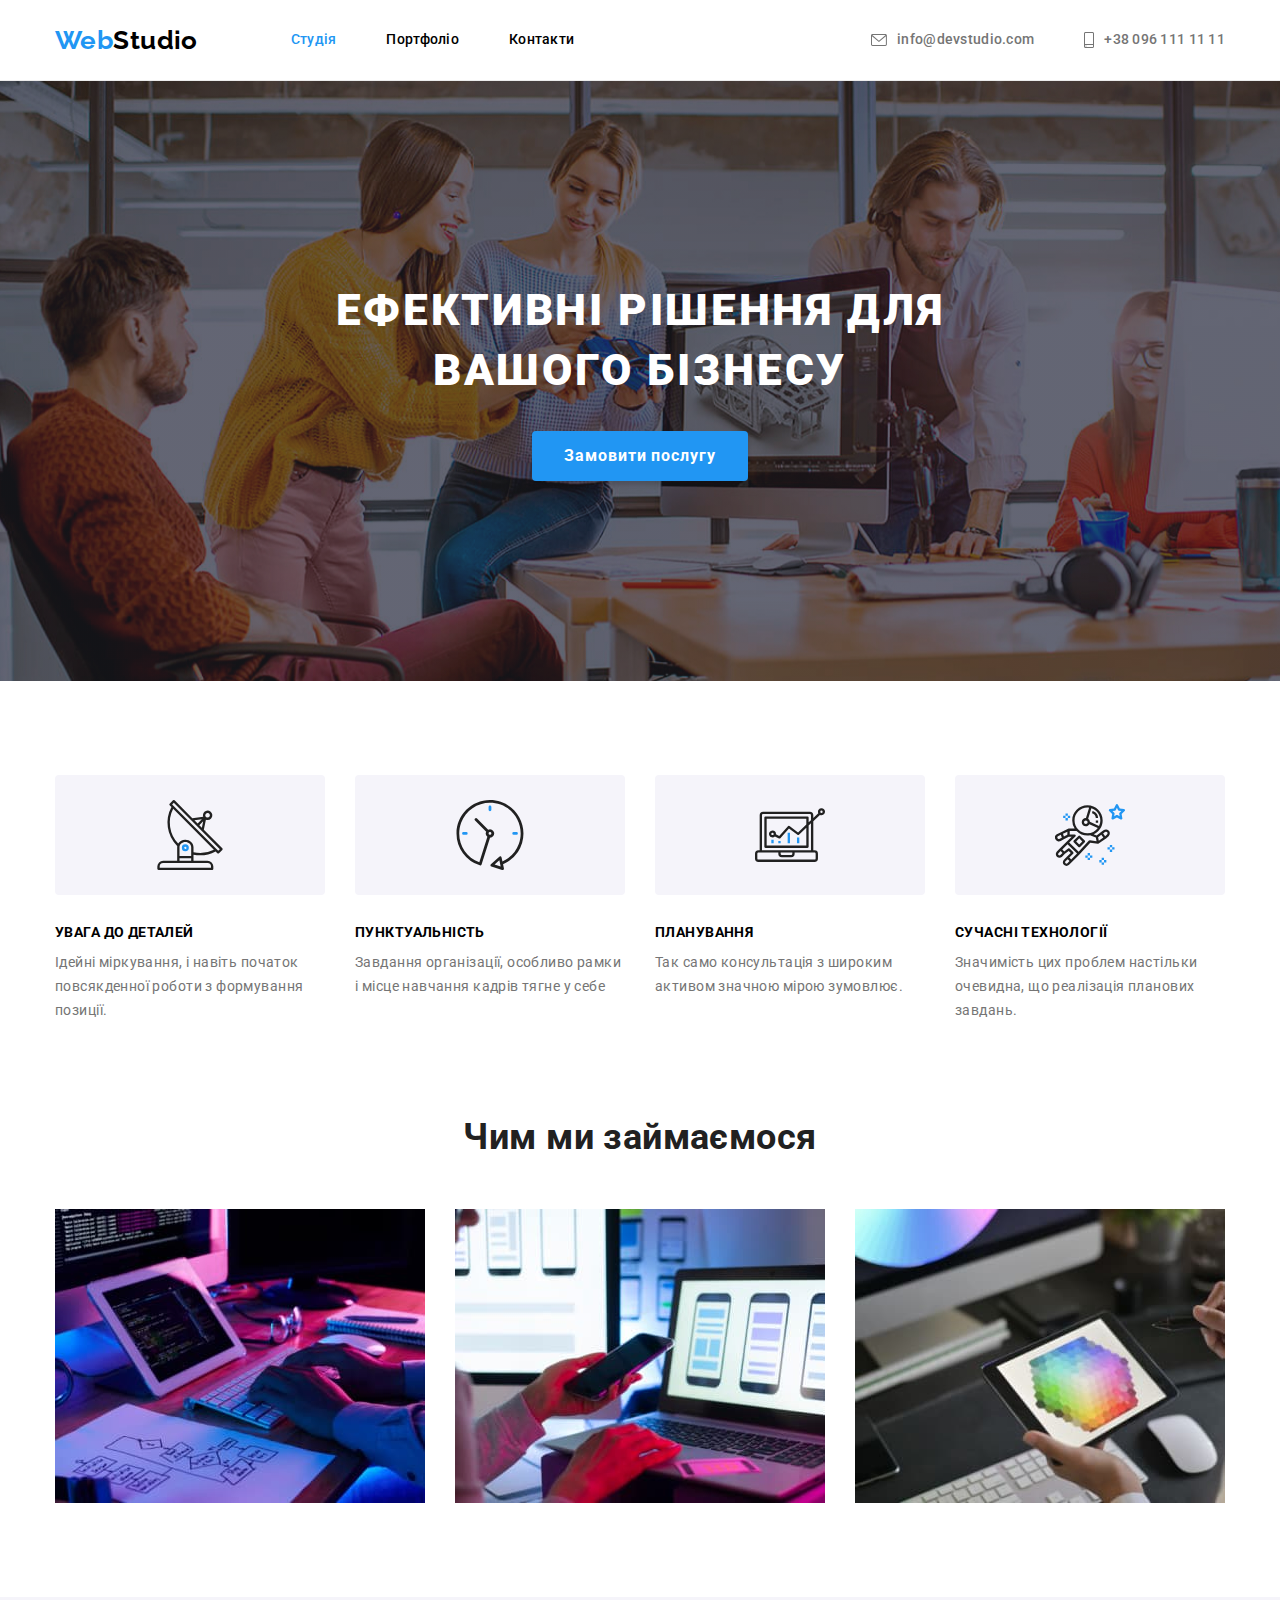
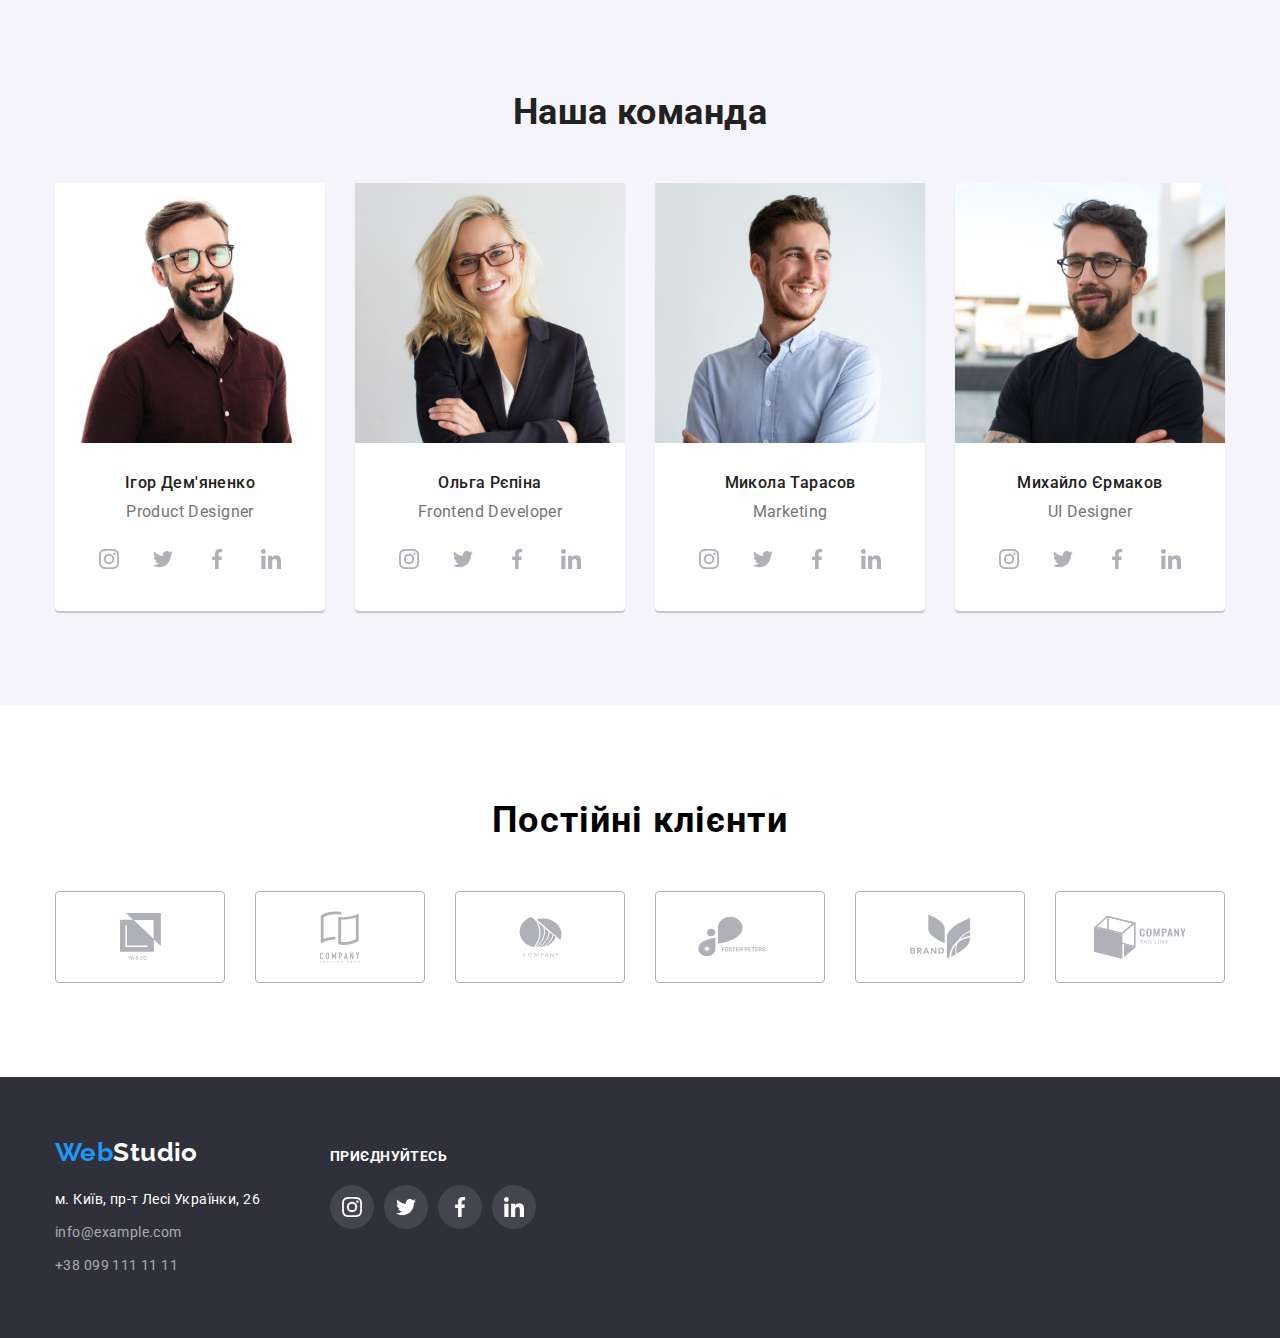
<file: index.html>
<!DOCTYPE html>
<html lang="uk">
  <head>
    <meta charset="UTF-8" />
    <meta http-equiv="X-UA-Compatible" content="IE=edge" />
    <meta name="viewport" content="width=device-width, initial-scale=1.0" />
    <link rel="preconnect" href="https://fonts.googleapis.com" />
    <link rel="preconnect" href="https://fonts.gstatic.com" crossorigin />
    <link
      href="https://fonts.googleapis.com/css2?family=Raleway:wght@700&family=Roboto:wght@400;500;700;900&display=swap"
      rel="stylesheet"
    />
    <link
      rel="stylesheet"
      href="https://cdnjs.cloudflare.com/ajax/libs/modern-normalize/1.0.0/modern-normalize.min.css"
    />
    <link rel="stylesheet" href="./css/styles.css" />
    <title>Main</title>
  </head>
  <body class="body">
    <!--Шапка сайту-->
    <header class="top-header">
      <div class="conteiner main-nav">
        <nav class="top-navigation">
          <a class="logo" href="/." lang="en">
            <span class="logo-web">Web</span
            ><span class="logo-studio">Studio</span></a
          >
          <ul class="menu">
            <li class="menu-item">
              <a class="menu-link current" href="./index.html"> Студія </a>
            </li>
            <li class="menu-item">
              <a class="menu-link" href="./portfolio.html"> Портфоліо </a>
            </li>
            <li class="menu-item">
              <a class="menu-link" href=""> Контакти </a>
            </li>
          </ul>
        </nav>
        <ul class="menu-contacts">
          <li class="contacts-link">
            <a
              class="contacts-link-phone-mail"
              href="mailto:info@devstudio.com"
              lang="en"
              >
              <svg class="nav-icon" width="16" height="12">
                <use href="./img/svg/icons.svg#icon-envelope"></use>
              </svg>
              info@devstudio.com
            </a>
          </li>
          <li class="contacts-link">
            <a class="contacts-link-phone-mail" href="tel:+380961111111"
              >
              <svg class="nav-icon" width="10" height="16">
                <use href="./img/svg/icons.svg#icon-smartphone"></use>
              </svg>
              +38 096 111 11 11</a
            >
          </li>
        </ul>
      </div>
    </header>
    <!--Далі іде блок меін-->
    <main>
      <!--Перша секція "замовити послугу"-->
      <section class="try-us-hero">
        <div class="conteiner tryheader">
          <h1 class="hero-header-class">
            Ефективні рішення для вашого бізнесу
          </h1>
          <button type="button" class="try-button">Замовити послугу</button>
        </div>
      </section>
      <!--Друга секція "наші переваги"-->
      <section class="bests section">
        <div class="conteiner">
          <h2 hidden>Наші переваги</h2>
          <ul class="menu-strong">
            <li class="bests-list">
              <div class="icon-bests">
                <svg class="pictures-icon" width="70" hight="70">
                  <use href="./img/svg/icons.svg#icon-antenna">
                  </use>
                </svg>
              </div>
              <h3 class="list-strong-item">Увага до деталей</h3>
              <p class="text-strong-item">
                Ідейні міркування, і навіть початок повсякденної роботи з
                формування позиції.
              </p>
            </li>
            <li class="bests-list">
              <div class="icon-bests">
                <svg class="pictures-icon" width="70" hight="70">
                  <use href="./img/svg/icons.svg#icon-clock">
                  </use>
                </svg>
              </div>
              <h3 class="list-strong-item">Пунктуальність</h3>
              <p class="text-strong-item">
                Завдання організації, особливо рамки і місце навчання кадрів
                тягне у себе
              </p>
            </li>
            <li class="bests-list">
              <div class="icon-bests">
                <svg class="pictures-icon" width="70" hight="70">
                  <use href="./img/svg/icons.svg#icon-diagram">
                  </use>
                </svg>
              </div>
              <h3 class="list-strong-item">Планування</h3>
              <p class="text-strong-item">
                Так само консультація з широким активом значною мірою зумовлює.
              </p>
            </li>
            <li class="bests-list">
              <div class="icon-bests">
                <svg class="pictures-icon" width="70" hight="70">
                  <use href="./img/svg/icons.svg#icon-astronaut">
                  </use>
                </svg>
              </div>
              <h3 class="list-strong-item">Сучасні технології</h3>
              <p class="text-strong-item">
                Значимість цих проблем настільки очевидна, що реалізація
                планових завдань.
              </p>
            </li>
          </ul>
        </div>
      </section>
      <!--Третя секція "Чим ми займаємось"-->
      <section class="works section-portfolio">
        <div class="conteiner">
          <h2 class="text-portfolio-mail">Чим ми займаємося</h2>
          <ul class="menu-portfolio">
            <li>
              <img
                src="./img/Portfolio/coding.jpg"
                alt="розробка"
                width="370"
                height="294"
              />
            </li>
            <li>
              <img
                src="./img/Portfolio/mobile.jpg"
                alt="мобіліті"
                width="370"
                height="294"
              />
            </li>
            <li>
              <img
                src="./img/Portfolio/graphic.jpg"
                alt="графіка"
                width="370"
                height="294"
              />
            </li>
          </ul>
        </div>
      </section>
      <!--Четверт секція "Наша команда"-->
      <section class="team section">
        <div class="conteiner">
          <h2 class="text-portfolio-mail teamcolor">Наша команда</h2>
          <ul class="team-menu">
            <li class="team-members">
              <img
                class="teampicture"
                src="./img/Team/demyanenko.jpg"
                alt="demyanenko"
                width="270"
                height="260"
              />
              <div class="team-discription">
                <h3 class="team-name">Ігор Дем'яненко</h3>
                <p lang="en" class="team-profession">Product Designer</p>
                <ul class="social-items">
                  <li class="social-items-links">
                    <a href="" class="social-link-push">
                    <svg class="social-links" width="20" height="20">
                      <use href="./img/svg/icons.svg#icon-instagram"></use>
                    </svg>
                    </a>
                  </li>
                  <li class="social-items-links">
                    <a href="" class="social-link-push">
                    <svg class="social-links" width="20" height="20">
                      <use href="./img/svg/icons.svg#icon-twitter"></use>
                    </svg>
                    </a>
                  </li>
                  <li class="social-items-links">
                    <a href="" class="social-link-push">
                    <svg class="social-links" width="20" height="20">
                      <use href="./img/svg/icons.svg#icon-facebook"></use>
                    </svg>
                    </a>
                  </li>
                  <li class="social-items-links">
                    <a href="" class="social-link-push">
                    <svg class="social-links" width="20" height="20">
                      <use href="./img/svg/icons.svg#icon-linkedin"></use>
                    </svg>
                    </a>
                  </li>
                </ul>
              </div>
            </li>
            <li class="team-members">
              <img
                class="teampicture"
                src="./img/Team/repina.jpg"
                alt="repina"
                width="270"
                height="260"
              />
              <div class="team-discription">
                <h3 class="team-name">Ольга Рєпіна</h3>
                <p lang="en" class="team-profession">Frontend Developer</p>
                <ul class="social-items">
                  <li class="social-items-links">
                    <a href="" class="social-link-push">
                    <svg class="social-links" width="20" height="20">
                      <use href="./img/svg/icons.svg#icon-instagram"></use>
                    </svg>
                    </a>
                  </li>
                  <li class="social-items-links">
                    <a href="" class="social-link-push">
                    <svg class="social-links" width="20" height="20">
                      <use href="./img/svg/icons.svg#icon-twitter"></use>
                    </svg>
                    </a>
                  </li>
                  <li class="social-items-links">
                    <a href="" class="social-link-push">
                    <svg class="social-links" width="20" height="20">
                      <use href="./img/svg/icons.svg#icon-facebook"></use>
                    </svg>
                    </a>
                  </li>
                  <li class="social-items-links">
                    <a href="" class="social-link-push">
                    <svg class="social-links" width="20" height="20">
                      <use href="./img/svg/icons.svg#icon-linkedin"></use>
                    </svg>
                    </a>
                  </li>
                </ul>
              </div>
            </li>
            <li class="team-members">
              <img
                class="teampicture"
                src="./img/Team/tarasov.jpg"
                alt="tarasov"
                width="270"
                height="260"
              />
            <div class="team-discription">
              <h3 class="team-name">Микола Тарасов</h3>
              <p lang="en" class="team-profession">Marketing</p>
              <ul class="social-items">
                <li class="social-items-links">
                  <a href="" class="social-link-push">
                  <svg class="social-links" width="20" height="20">
                    <use href="./img/svg/icons.svg#icon-instagram"></use>
                  </svg>
                  </a>
                </li>
                <li class="social-items-links">
                  <a href="" class="social-link-push">
                  <svg class="social-links" width="20" height="20">
                    <use href="./img/svg/icons.svg#icon-twitter"></use>
                  </svg>
                  </a>
                </li>
                <li class="social-items-links">
                  <a href="" class="social-link-push">
                  <svg class="social-links" width="20" height="20">
                    <use href="./img/svg/icons.svg#icon-facebook"></use>
                  </svg>
                  </a>
                </li>
                <li class="social-items-links">
                  <a href="" class="social-link-push">
                  <svg class="social-links" width="20" height="20">
                    <use href="./img/svg/icons.svg#icon-linkedin"></use>
                  </svg>
                  </a>
                </li>
              </ul>
            </div>
            </li>
            <li class="team-members">
              <img
                class="teampicture"
                src="./img/Team/ermakov.jpg"
                alt="ermakov"
                width="270"
                height="260"
              />
            <div class="team-discription">
              <h3 class="team-name">Михайло Єрмаков</h3>
              <p lang="en" class="team-profession">UI Designer</p>
              <ul class="social-items">
                <li class="social-items-links">
                  <a href="" class="social-link-push">
                  <svg class="social-links" width="20" height="20">
                    <use href="./img/svg/icons.svg#icon-instagram"></use>
                  </svg>
                  </a>
                </li>
                <li class="social-items-links">
                  <a href="" class="social-link-push">
                  <svg class="social-links" width="20" height="20">
                    <use href="./img/svg/icons.svg#icon-twitter"></use>
                  </svg>
                  </a>
                </li>
                <li class="social-items-links">
                  <a href="" class="social-link-push">
                  <svg class="social-links" width="20" height="20">
                    <use href="./img/svg/icons.svg#icon-facebook"></use>
                  </svg>
                  </a>
                </li>
                <li class="social-items-links">
                  <a href="" class="social-link-push">
                  <svg class="social-links" width="20" height="20">
                    <use href="./img/svg/icons.svg#icon-linkedin"></use>
                  </svg>
                  </a>
                </li>
              </ul>
            </div>
            </li>
          </ul>
        </div>
      </section>
    </main>
      <!-- NEW SECTION HW4 Clints -->
    <section class="clients">
      <div class="conteiner">
        <h2 class="text-clients">Постійні клієнти</h2>
        <ul class="item-clients">
          <li class="list-clients">
            <a href="" class="link-clients">
              <svg class="logo-clients" width="41" height="47">
                <use href="./img/svg/icons.svg#icon-yaco"></use>
              </svg>
            </a>
          </li>
          <li class="list-clients">
            <a href="" class="link-clients">
              <svg class="logo-clients" width="40" height="52">
                <use href="./img/svg/icons.svg#icon-companywindows"></use>
              </svg>
            </a>
          </li>
          <li class="list-clients">
            <a href="" class="link-clients">
              <svg class="logo-clients" width="43" height="41">
                <use href="./img/svg/icons.svg#icon-company"></use>
              </svg>
            </a>
          </li>
          <li class="list-clients">
            <a href="" class="link-clients">
              <svg class="logo-clients" width="84" height="41">
                <use href="./img/svg/icons.svg#icon-fosterpetters"></use>
              </svg>
            </a>
          </li>
          <li class="list-clients">
            <a href="" class="link-clients">
              <svg class="logo-clients" width="63" height="45">
                <use href="./img/svg/icons.svg#icon-brand"></use>
              </svg>
            </a>
          </li>
          <li class="list-clients">
            <a href="" class="link-clients">
              <svg class="logo-clients" width="94" height="44">
                <use href="./img/svg/icons.svg#icon-tagline"></use>
              </svg>
            </a>
          </li>
        </ul>
      </div>
    </section>


    <!--Далі йдемо до підвалу-->
    <footer class="footer-main">
      <div class="conteiner footer-parts">
        <div class="footer-left-part">
          <a class="logo-button" href="/." lang="en">
            <span class="logo-web">Web</span
            ><span class="logo-studio logo-studio-footer">Studio</span>
            </a>
          <address class="father-adress">
            <ul class="footer-adress-menu">
              <li class="footer-links">
                <a
                  class="footer-contact-link mailto"
                  href="https://goo.gl/maps/aKqt5xky7KFVWU1r5"
                  target="_blank"
                  rel="noopener noreferrer"
                  >м. Київ, пр-т Лесі Українки, 26</a
                >
              </li>
              <li class="footer-links">
                <a class="footer-contact-link" href="mailto:info@example.com"
                  >info@example.com</a
                >
              </li>
              <li class="footer-links">
                <a class="footer-contact-link" href="tel:+380991111111"
                  >+38 099 111 11 11</a
                >
              </li>
            </ul>
          </address>
        </div>
        <div class="footer-rigth-part">
          <p class="right-text">приєднуйтесь</p>
            <ul class="right-item">
              <li class="rigth-list">
                <a href="" class="right-link">
                  <svg class="right-icon" width="20" height="20">
                    <use href="./img/svg/icons.svg#icon-instagram"></use>
                  </svg>
                </a>
              </li>
              <li class="rigth-list">
                <a href="" class="right-link">
                  <svg class="right-icon" width="20" height="20">
                    <use href="./img/svg/icons.svg#icon-twitter"></use>
                  </svg>
                </a>
              </li>
              <li class="rigth-list">
                <a href="" class="right-link">
                  <svg class="right-icon" width="20" height="20">
                    <use href="./img/svg/icons.svg#icon-facebook"></use>
                  </svg>
                </a>
              </li>
              <li class="rigth-list">
                <a href="" class="right-link">
                  <svg class="right-icon" width="20" height="20">
                    <use href="./img/svg/icons.svg#icon-linkedin"></use>
                  </svg>
                </a>
              </li>
            </ul>
        </div>
      </div>
    </footer>
  </body>
</html>
</file>
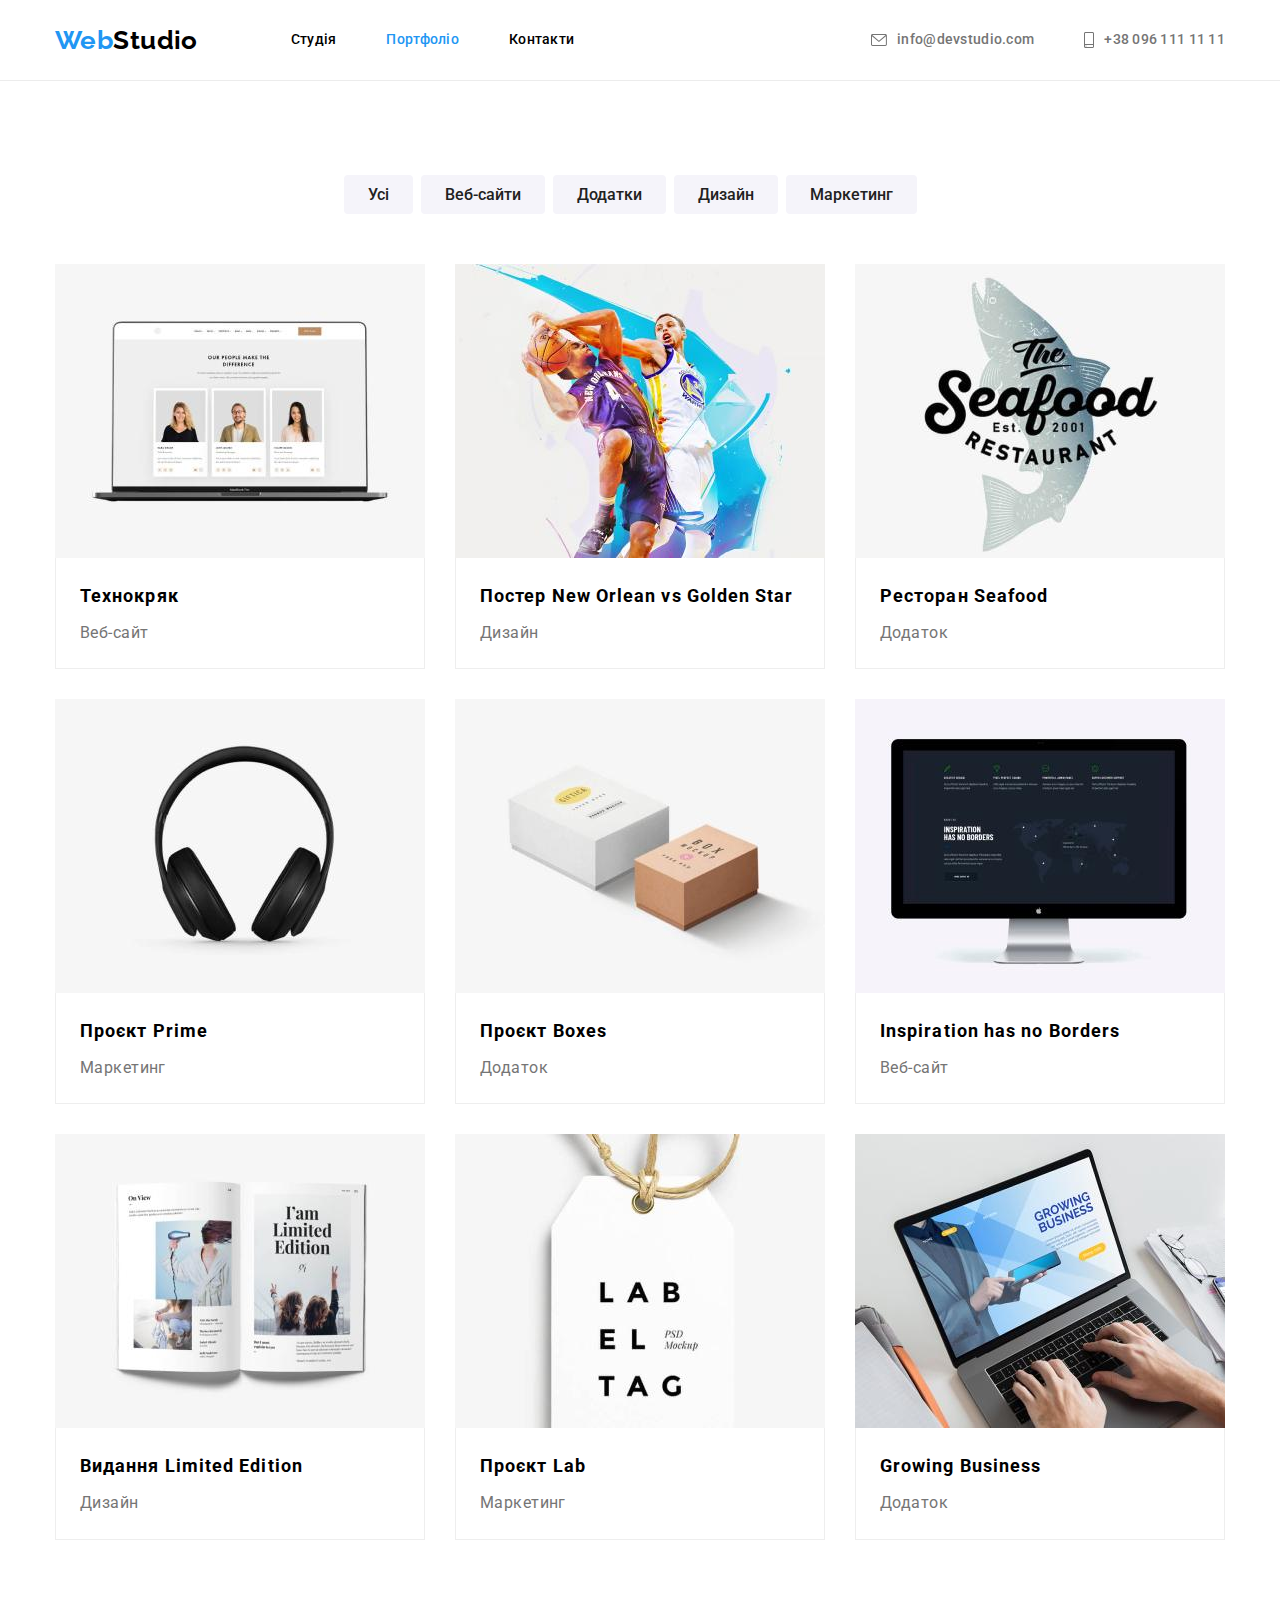
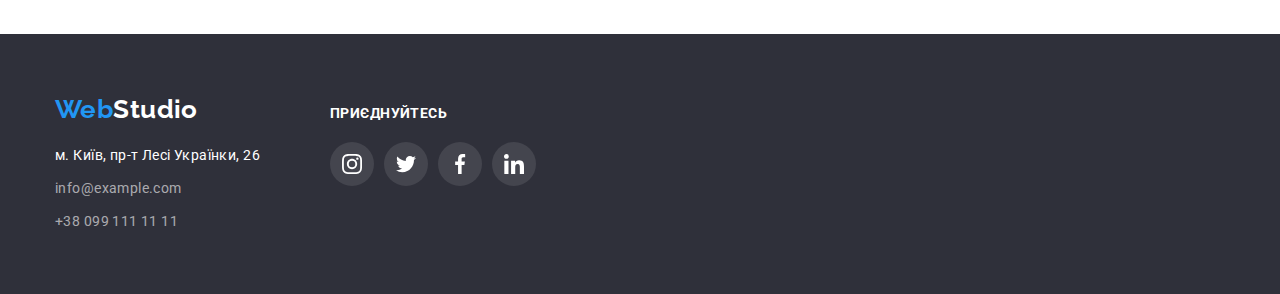
<file: portfolio.html>
<!DOCTYPE html>
<html lang="uk">
  <head>
    <meta charset="UTF-8" />
    <meta http-equiv="X-UA-Compatible" content="IE=edge" />
    <meta name="viewport" content="width=device-width, initial-scale=1.0" />
    <link rel="preconnect" href="https://fonts.googleapis.com" />
    <link rel="preconnect" href="https://fonts.gstatic.com" crossorigin />
    <link
      href="https://fonts.googleapis.com/css2?family=Raleway:wght@700&family=Roboto:wght@400;500;700;900&display=swap"
      rel="stylesheet"
    />
    <link
      rel="stylesheet"
      href="https://cdnjs.cloudflare.com/ajax/libs/modern-normalize/1.0.0/modern-normalize.min.css"
    />
    <link rel="stylesheet" href="./css/styles.css" />
    <title>Portfolio</title>
  </head>
  <body class="body">
    <!--Header-->
    <header class="top-header">
      <div class="conteiner main-nav">
        <nav class="top-navigation">
          <a class="logo" href="/." lang="en">
            <span class="logo-web">Web</span
            ><span class="logo-studio">Studio</span></a
          >
          <ul class="menu">
            <li class="menu-item">
              <a class="menu-link" href="./index.html"> Студія </a>
            </li>
            <li class="menu-item">
              <a class="menu-link current" href="./portfolio.html">
                Портфоліо
              </a>
            </li>
            <li class="menu-item">
              <a class="menu-link" href=""> Контакти </a>
            </li>
          </ul>
        </nav>
        <ul class="menu-contacts">
          <li class="contacts-link">
            <a
              class="contacts-link-phone-mail"
              href="mailto:info@devstudio.com"
              lang="en"
            >
              <svg class="nav-icon" width="16" height="12">
                <use href="./img/svg/icons.svg#icon-envelope"></use>
              </svg>
              info@devstudio.com
            </a>
          </li>
          <li class="contacts-link">
            <a class="contacts-link-phone-mail" href="tel:+380961111111">
              <svg class="nav-icon" width="10" height="16">
                <use href="./img/svg/icons.svg#icon-smartphone"></use>
              </svg>
              +38 096 111 11 11</a
            >
          </li>
        </ul>
      </div>
    </header>
    <!--Main-->
    <main>
      <!--UL з кнопками-->
      <section class="main-section">
        <div class="conteiner">
          <h1 hidden>Large section</h1>
          <ul class="buttons-menu">
            <li><button type="button" class="button-portfolio">Усі</button></li>
            <li>
              <button type="button" class="button-portfolio">Веб-сайти</button>
            </li>
            <li>
              <button type="button" class="button-portfolio">Додатки</button>
            </li>
            <li>
              <button type="button" class="button-portfolio">Дизайн</button>
            </li>
            <li>
              <button type="button" class="button-portfolio last">
                Маркетинг
              </button>
            </li>
          </ul>
          <!--UL з картинками-->
          <ul class="pictures-list">
            <li class="lists-blocks">
              <a class="link-blocks">
              <img
                src="./img/Pageportfolio/mac.jpg"
                alt="Макбук"
                width="370"
                height="294"
              />
              <div class="options-discription">
                <h2 class="name-picture-section">Технокряк</h2>
                <p class="caption-picture-section">Веб-сайт</p>
              </div>
              </a>  
            </li>
            <li class="lists-blocks">
              <a class="link-blocks">
              <img
                src="./img/Pageportfolio/basketball.jpg"
                alt="Баскетбол"
                width="370"
                height="294"
              />
              <div class="options-discription">
                <h2 class="name-picture-section">
                  Постер <span lang="en">New Orlean vs Golden Star</span>
                </h2>
                <p class="caption-picture-section">Дизайн</p>
              </div>
              </a>  
            </li>
            <li class="lists-blocks">
              <a class="link-blocks">
              <img
                src="./img/Pageportfolio/fish.jpg"
                alt="Рибамоя"
                width="370"
                height="294"
              />
              <div class="options-discription">
                <h2 class="name-picture-section">
                  Ресторан <span lang="en">Seafood</span>
                </h2>
                <p class="caption-picture-section">Додаток</p>
              </div>
              </a>  
            </li>
            <li class="lists-blocks">
              <a class="link-blocks">
              <img
                src="./img/Pageportfolio/headphone.jpg"
                alt="навушники"
                width="370"
                height="294"
              />
              <div class="options-discription">
                <h2 class="name-picture-section">
                  Проєкт <span lang="en">Prime</span>
                </h2>
                <p class="caption-picture-section">Маркетинг</p>
              </div>
              </a>  
            </li>
            <li class="lists-blocks">
              <a class="link-blocks">
              <img
                src="img/Pageportfolio/box.jpg"
                alt="Коробки"
                width="370"
                height="294"
              />
              <div class="options-discription">
                <h2 class="name-picture-section">
                  Проєкт <span lang="en">Boxes</span>
                </h2>
                <p class="caption-picture-section">Додаток</p>
              </div>
              </a>  
            </li>
            <li class="lists-blocks">
              <a class="link-blocks">
              <img
                src="./img/Pageportfolio/monitor.jpg"
                alt="Монітор"
                width="370"
                height="294"
              />
              <div class="options-discription">
                <h2 class="name-picture-section">
                  <span lang="en">Inspiration has no Borders</span>
                </h2>
                <p class="caption-picture-section">Веб-сайт</p>
              </div>
              </a>  
            </li>
            <li class="lists-blocks">
              <a class="link-blocks">
              <img
                src="./img/Pageportfolio/journal.jpg"
                alt="Журнал"
                width="370"
                height="294"
              />
              <div class="options-discription">
                <h2 class="name-picture-section">
                  Видання <span lang="en">Limited Edition</span>
                </h2>
                <p class="caption-picture-section">Дизайн</p>
              </div>
              </a>  
            </li>
            <li class="lists-blocks">
              <a class="link-blocks">
              <img
                src="./img/Pageportfolio/birka.jpg"
                alt="Бірка"
                width="370"
                height="294"
              />
              <div class="options-discription">
                <h2 class="name-picture-section">
                  Проєкт <span lang="en">Lab</span>
                </h2>
                <p class="caption-picture-section">Маркетинг</p>
              </div>
              </a>  
            </li>
            <li class="lists-blocks">
              <a class="link-blocks">
              <img
                src="./img/Pageportfolio/notebook.jpg"
                alt="Ноутбук"
                width="370"
                height="294"
              />
              <div class="options-discription">
                <h2 class="name-picture-section">
                  <span lang="en">Growing Business</span>
                </h2>
                <p class="caption-picture-section">Додаток</p>
              </div>
              </a>  
            </li>
          </ul>
        </div>
      </section>
    </main>
    <!--Footer-->
    <footer class="footer-main">
      <div class="conteiner footer-parts">
        <div class="footer-left-part">
          <a class="logo-button" href="/." lang="en">
            <span class="logo-web">Web</span
            ><span class="logo-studio logo-studio-footer">Studio</span>
          </a>
          <address class="father-adress">
            <ul class="footer-adress-menu">
              <li class="footer-links">
                <a
                  class="footer-contact-link mailto"
                  href="https://goo.gl/maps/aKqt5xky7KFVWU1r5"
                  target="_blank"
                  rel="noopener noreferrer"
                  >м. Київ, пр-т Лесі Українки, 26</a
                >
              </li>
              <li class="footer-links">
                <a class="footer-contact-link" href="mailto:info@example.com"
                  >info@example.com</a
                >
              </li>
              <li class="footer-links">
                <a class="footer-contact-link" href="tel:+380991111111"
                  >+38 099 111 11 11</a
                >
              </li>
            </ul>
          </address>
        </div>
        <div class="footer-rigth-part">
          <p class="right-text">приєднуйтесь</p>
          <ul class="right-item">
            <li class="rigth-list">
              <a href="" class="right-link">
                <svg class="right-icon" width="20" height="20">
                  <use href="./img/svg/icons.svg#icon-instagram"></use>
                </svg>
              </a>
            </li>
            <li class="rigth-list">
              <a href="" class="right-link">
                <svg class="right-icon" width="20" height="20">
                  <use href="./img/svg/icons.svg#icon-twitter"></use>
                </svg>
              </a>
            </li>
            <li class="rigth-list">
              <a href="" class="right-link">
                <svg class="right-icon" width="20" height="20">
                  <use href="./img/svg/icons.svg#icon-facebook"></use>
                </svg>
              </a>
            </li>
            <li class="rigth-list">
              <a href="" class="right-link">
                <svg class="right-icon" width="20" height="20">
                  <use href="./img/svg/icons.svg#icon-linkedin"></use>
                </svg>
              </a>
            </li>
          </ul>
        </div>
      </div>
    </footer>
  </body>
</html>
</file>
<file: css/styles.css>
.body {
  font-family: "Roboto", sans-serif;
  font-size: 14px;
  letter-spacing: 0.03em;
  font-weight: 500;
  background-color: var(--white-color);
}

:root {
  --brand-color: #000000;
  --gray-color: #757575;
  --blue-color: #2196f3;
  --try-button-focus: cornflowerblue;
  --white-color: #ffffff;
  --our-team-bg: #f5f4fa;
  --main-bg-color: #2f303a;
  --button-portfolio-color: #212121;
  --portfolio-border: #eeeeee;
  --header-border: #ececec;
  --section-second: #f5f4fa;
  --fill-color: #afb1b8;
}
a {
  cursor: pointer;
  text-decoration: none;
}
a:hover {
  text-decoration: none;
}
a:visited {
  text-decoration: none;
}
a:active {
  text-decoration: none;
}
button {
  cursor: pointer;
}
/* Reset h,p,ul */

h1,
h2,
h3,
h4,
p,
ul {
  margin: 0;
  padding: 0;
}

/* Reset Default img */
img {
  display: block;
  max-width: 100%;
  height: auto;
}

/* MAIN PAGE */

/* Paddings for sections */
.section {
  padding-top: 94px;
  padding-bottom: 94px;
}

.section-portfolio {
  /* В макете нет верхнего падинга поэтому обнуляем */
  padding-top: 0;
  padding-bottom: 94px;
}

/* Header */
/* Logo */

.top-header {
  border-bottom: 1px solid var(--header-border);
}
.conteiner {
  /* outline: 2px solid tomato; */
  width: 1200px;
  margin-left: auto;
  margin-right: auto;
  padding-left: 15px;
  padding-right: 15px;
}

.main-nav {
  display: flex;
  align-items: center;
}

.top-navigation {
  display: flex;
  align-items: center;
}

.logo {
  text-decoration: none;
  list-style-type: none;
  margin-right: 93px;
}
.logo-web {
  font-family: "Raleway";
  font-weight: 700;
  font-size: 26px;
  line-height: 1.19;
  color: var(--blue-color);
  text-decoration: none;
}
.logo-studio {
  font-family: "Raleway";
  font-weight: 700;
  font-size: 26px;
  line-height: 1.19;
  color: var(--brand-color);
}
/* Li */
.menu {
  list-style-type: none;
  display: flex;
}

.menu-item:not(:last-child) {
  margin-right: 50px;
}

.menu-link {
  display: block;
  line-height: 1.14;
  letter-spacing: 0.02em;
  color: var(--brand-color);
  padding-top: 32px;
  padding-bottom: 32px;
}
.menu-link:focus,
.menu-link:hover {
  color: var(--blue-color);
}

.current {
  color: var(--blue-color);
}
.menu-contacts {
  display: flex;
  align-items: center;
  margin-left: auto;
  list-style-type: none;
}

.contacts-link:not(:first-child) {
  margin-left: 50px;
}

.nav-icon {
  box-sizing: border-box;
  fill: currentColor;
  margin-right: 10px;
  margin-bottom: 0;
}

.contacts-link-phone-mail {
  display: flex;
  align-items: center;
  line-height: 1.14;
  letter-spacing: 0.02em;
  color: var(--gray-color);
}
.contacts-link-phone-mail:focus,
.contacts-link-phone-mail:hover,
.nav-icon:hover,
.nav-icon :focus{
  color: var(--blue-color);
}
/*Перша секція "замовити послугу"*/

.try-us-hero {
  padding-top: 200px;
  padding-bottom: 200px;
  /* outline: 2px solid red; */
  max-width: 1600px;
  margin-left: auto;
  margin-right: auto;
  background-size: cover;
  background-image: linear-gradient(
      rgba(47, 48, 58, 0.4),
      rgba(47, 48, 58, 0.4)
    ),
    url(../img/HW4/heroimg.jpg);
  background-color: var(--button-portfolio-color); 
}

.hero-header-class {
  margin-left: 235px;
  margin-right: 235px;
  margin-top: 0;
  margin-bottom: 30px;
  font-weight: 900;
  font-size: 44px;
  line-height: 1.36;
  text-align: center;
  letter-spacing: 0.06em;
  color: var(--white-color);
  text-transform: uppercase;

  /* outline: 2px solid tomato; */
}
.try-button {
  display: block;
  margin: 0 auto;
  padding: 10px 32px 10px 32px;
  align-items: center;
  text-align: center;
  font-family: "Roboto";
  font-weight: 700;
  font-size: 16px;
  line-height: 1.88;
  justify-content: center;
  letter-spacing: 0.06em;
  color: var(--white-color);
  background-color: var(--blue-color);
  box-shadow: 0px 4px 4px rgba(0, 0, 0, 0.15);
  border-radius: 4px;
  border: none;

  /* outline: 2px solid tomato; */
}
.try-button:hover,
.try-button:focus {
  background: var(--try-button-focus);
}
/*Друга секція "наші переваги"*/

.menu-strong {
  list-style-type: none;
  display: flex;
}
.list-strong-item {
  margin-bottom: 10px;
  font-size: 14px;
  font-weight: 700;
  line-height: 1.14;
  text-transform: uppercase;
  color: var(--brand-color);
}

.bests-list {
  width: 270px;
}

/* Вставляем картиночки */
.icon-bests {
  display: flex;
  justify-content: center;
  align-items: center;
  margin-bottom: 30px;
  width: 270px;
  height: 120px;
  background-color: var(--section-second);
  border-radius: 4px;
}

.icon-bests:focus,
.icon-bests:hover {
  filter: drop-shadow(0px 4px 4px rgba(0, 0, 0, 0.25));
}

.bests-list:not(:last-child) {
  margin-right: 30px;
}
/*Нижче я вказав фонт вейт 400, бо за замовченням я поставив 500*/
.text-strong-item {
  font-weight: 400;
  line-height: 1.71;
  color: var(--gray-color);
}
/*Третя секція "Чим ми займаємось"*/
.works {
  background-color: var(--white-color);
}
.text-portfolio-mail {
  margin-bottom: 50px;
  font-style: normal;
  font-weight: 700;
  font-size: 36px;
  line-height: 1.17;
  text-align: center;
  color: var(--button-portfolio-color);
}
.menu-portfolio {
  display: flex;
  justify-content: space-between;
  list-style-type: none;
}
/*Четверт секція "Наша команда"*/

.team {
  background-color: var(--our-team-bg);
}

.team-menu {
  display: flex;
  justify-content: space-between;
  list-style-type: none;
}

.team-members {
  background-color: var(--white-color);
  box-shadow: 0px 2px 1px rgba(0, 0, 0, 0.2);
  border-radius: 0px 0px 4px 4px;
}

.team-discription {
  padding-top: 30px;
  padding-bottom: 30px;
}

.social-items {
  display: flex;
  justify-content: center;
  list-style: none;
}
.social-items-links {
  height: 44px;
  width: 44px;
}
.social-items-links + .social-items-links {
  margin-left: 10px;
}
.social-link-push {
  height: 100%;
  width: 100%;
  border-radius: 50%;
  display: flex;
  align-items: center;
  justify-content: center;
  color: #afb1b8;
}
.social-link-push:hover,
.social-link-push:focus {
  background-color: var(--blue-color);
  color: var(--white-color);
}
.social-links {
  fill: currentColor;
}

.social-links:hover,
.social-links:focus {
  fill: var(--white-color);
}

.team-name {
  margin-bottom: 10px;
  font-weight: 500;
  font-size: 16px;
  line-height: 1.19;
  text-align: center;
  color: var(--button-portfolio-color);
}
.team-profession {
  margin-bottom: 16px;
  font-weight: 400;
  font-size: 16px;
  line-height: 1.19;
  text-align: center;
  color: var(--gray-color);
}

/* NEW section CLIENTS */
.clients {
  padding-top: 94px;
  padding-bottom: 94px;
}

.text-clients {
  display: block;
  margin-bottom: 50px;
  font-style: normal;
  font-weight: 700;
  font-size: 36px;
  line-height: 1.17;
  text-align: center;
  letter-spacing: 0.03em;
}
.item-clients {
  list-style: none;
  display: flex;
  justify-content: center;
}

.list-clients {
  margin-right: 30px;
  width: 170px;
  height: 92px;
  align-items: center;
  box-sizing: border-box;
}

.list-clients:last-child {
  margin-right: 0;
}

.link-clients {
  display: flex;
  justify-content: center;
  width: 170px;
  height: 92px;
  justify-content: center;
  align-items: center;
  border: 1px solid #afb1b8;
  border-radius: 4px;
  box-sizing: border-box;
}

.logo-clients {
  fill: var(--fill-color);
}

.link-clients:hover,
.link-clients:focus {
  border-color: var(--blue-color);
}

.link-clients:hover .logo-clients,
.link-clients:focus .logo-clients {
  fill: var(--blue-color);
}

/* Далі йдемо до підвалу */
.footer-main {
  padding-top: 60px;
  padding-bottom: 60px;
  background-color: var(--main-bg-color);
}

.father-adress {
  margin-top: 20px;
}
.footer-adress-menu {
  list-style-type: none;
}
.footer-contact-link {
  font-weight: 400;
  text-decoration: none;
  font-style: normal;
  line-height: 1.71;
  color: rgba(255, 255, 255, 0.6);
}
.footer-links:not(:last-child) {
  margin-bottom: 9px;
}
.mailto {
  color: var(--white-color);
}
.footer-contact-link:focus,
.footer-contact-link:hover {
  color: var(--blue-color);
}
.logo-studio-footer {
  color: var(--white-color);
}

.footer-parts {
  display: flex;
  align-items: baseline;
}

.footer-left-part {
  display: block;
}

.footer-rigth-part {
  display: block;

  margin-left: 70px;
}

.right-text {
  font-style: normal;
  font-weight: 700;
  font-size: 14px;
  line-height: 1.14;
  text-transform: uppercase;
  color: var(--white-color);
  margin-bottom: 20px;
}

.right-item {
  list-style: none;
  display: flex;
  justify-content: space-between;
}

.rigth-list {
  display: flex;
  width: 44px;
  height: 44px;
}

.rigth-list + .rigth-list {
  margin-left: 10px;
}

.right-link {
  display: flex;
  justify-content: center;
  align-items: center;
  width: 100%;
  height: 100%;
  border-radius: 50%;
  background: rgba(255, 255, 255, 0.1);
}

.right-link:hover,
.right-link:focus {
  background-color: var(--blue-color);
}

.right-icon {
  fill: var(--white-color);
}

/* Portfolio Page*/
.main-section {
  background-color: var(--white-color);
  padding-top: 94px;
  padding-bottom: 94px;
}
/* UL with buttons*/
.buttons-menu {
  display: flex;
  justify-content: center;
  margin-right: 20px;
  margin-bottom: 50px;
  list-style-type: none;
}
.button-portfolio {
  padding: 6px 24px 6px 24px;
  font-style: normal;
  margin-right: 8px;
  background-color: var(--our-team-bg);
  font-family: "Roboto";
  font-weight: 500;
  font-size: 16px;
  line-height: 1.71;
  text-align: center;
  color: var(--button-portfolio-color);
  border-radius: 4px;
  border: none;
}
.button-portfolio:focus,
.button-portfolio:hover {
  color: var(--white-color);
  background-color: var(--blue-color);
  box-shadow: 0px 3px 1px rgba(0, 0, 0, 0.1), 0px 1px 2px rgba(0, 0, 0, 0.08),
    0px 2px 2px rgba(0, 0, 0, 0.12);
  border: none;
}
.last {
  margin-right: 0;
}

/* UL with picture*/

.lists-blocks {
  margin-right: 30px;
  margin-bottom: 30px;
}
.lists-blocks:nth-child(3n) {
  margin-right: 0;
}

.lists-blocks:nth-last-child(-n + 3) {
  margin-bottom: 0;
}

.link-blocks {
  display: block;

}
.link-blocks:hover,
.link-blocks:focus {
  box-shadow: 0px 1px 1px rgba(0, 0, 0, 0.12), 0px 4px 4px rgba(0, 0, 0, 0.06),
    1px 4px 6px rgba(0, 0, 0, 0.16);
}

.pictures-list {
  display: flex;
  flex-wrap: wrap;
  list-style-type: none;
}
.options-discription {
  padding: 20px 24px;
  border-right: 1px solid var(--portfolio-border);
  border-bottom: 1px solid var(--portfolio-border);
  border-left: 1px solid var(--portfolio-border);
}
.name-picture-section {
  margin-bottom: 4px;
  font-weight: 700;
  font-size: 18px;
  line-height: 2;
  letter-spacing: 0.06em;
  color: var(--brand-color);
}
.caption-picture-section {
  font-weight: 400;
  font-size: 16px;
  line-height: 1.88;
  color: var(--gray-color);
}
</file>
